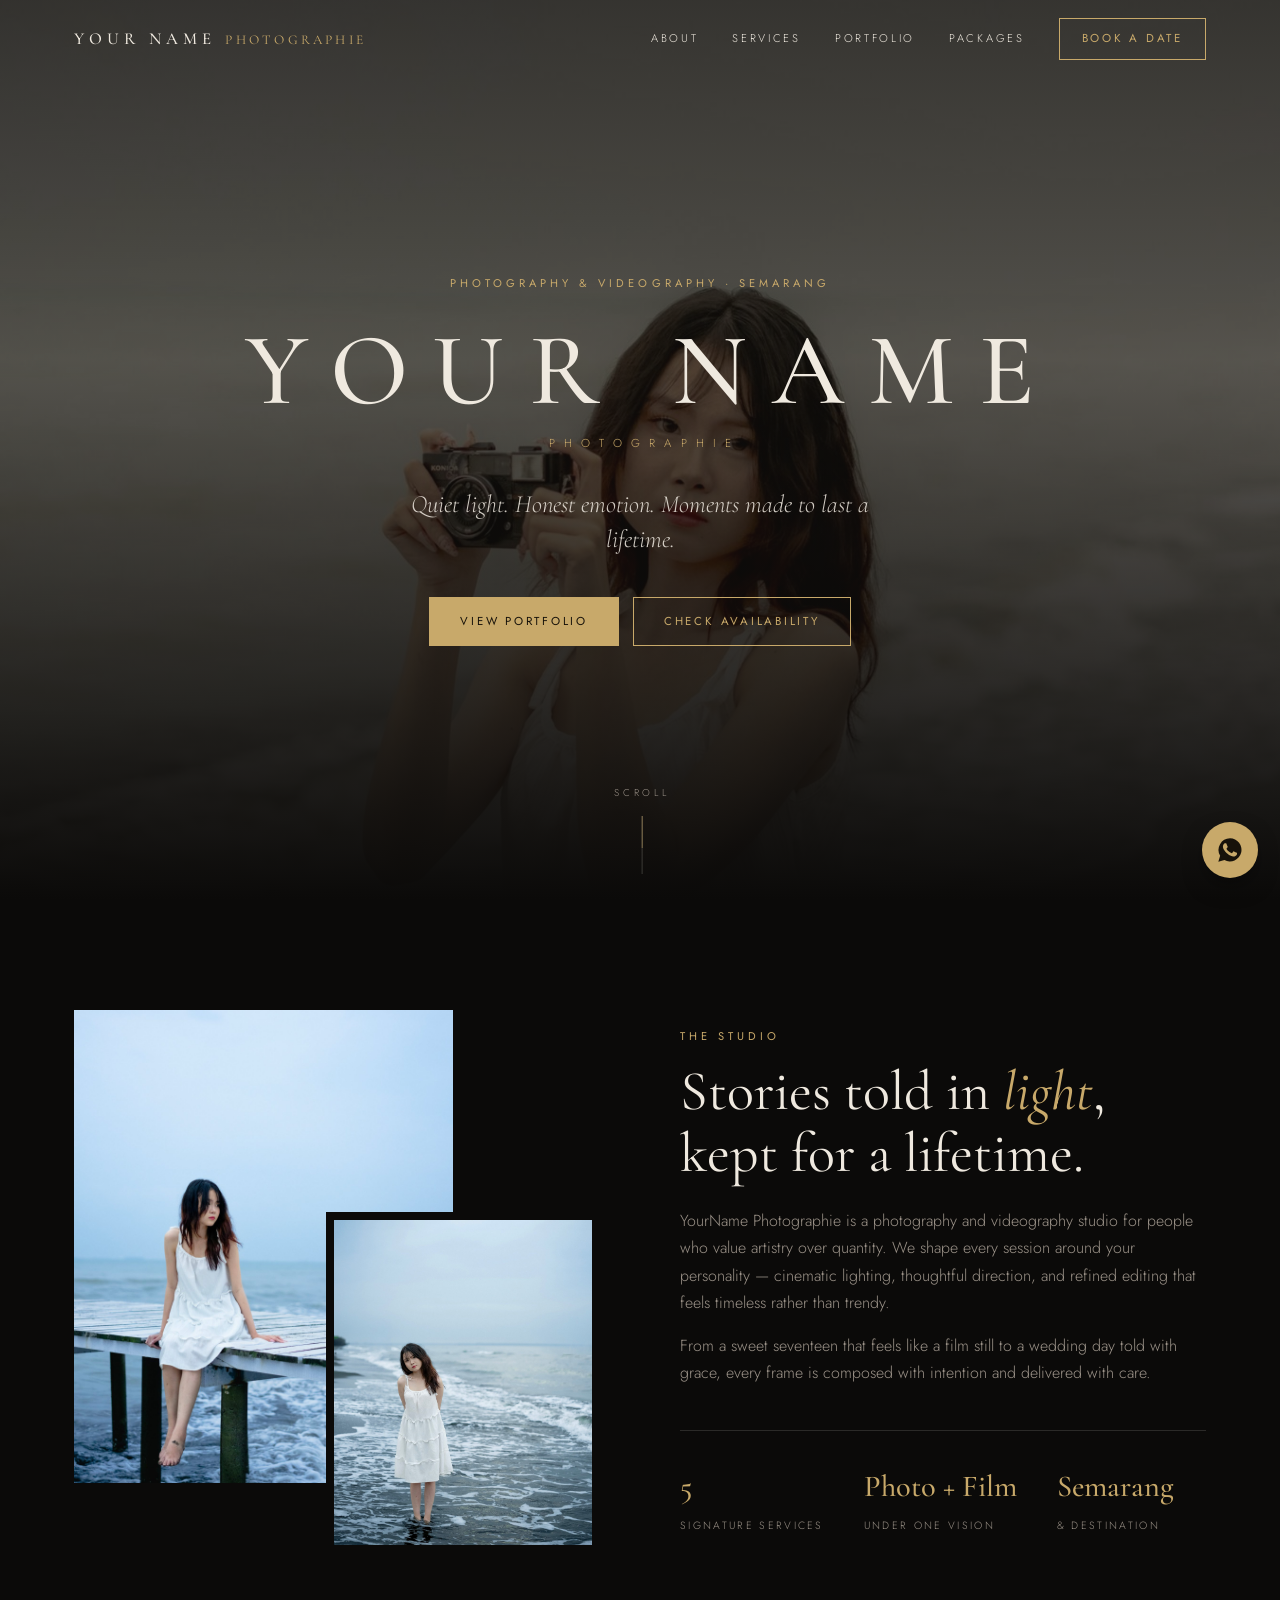
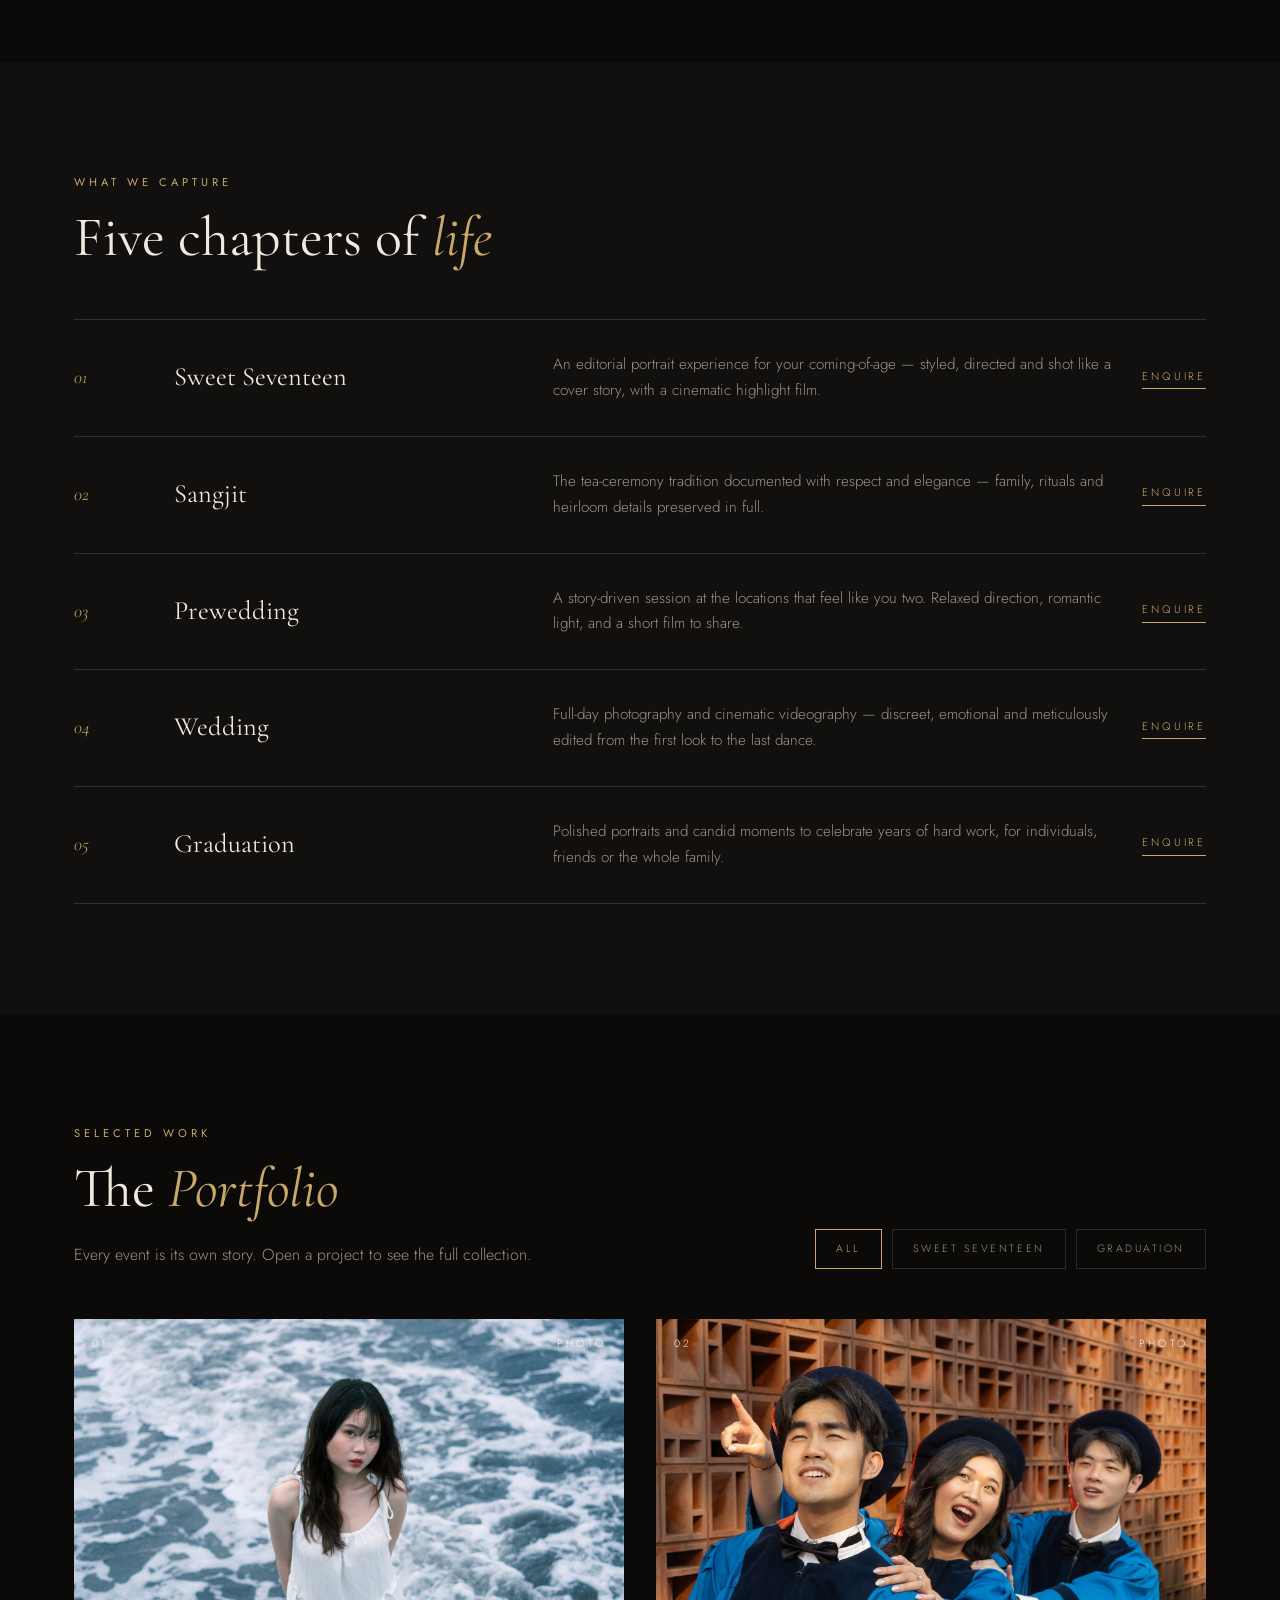
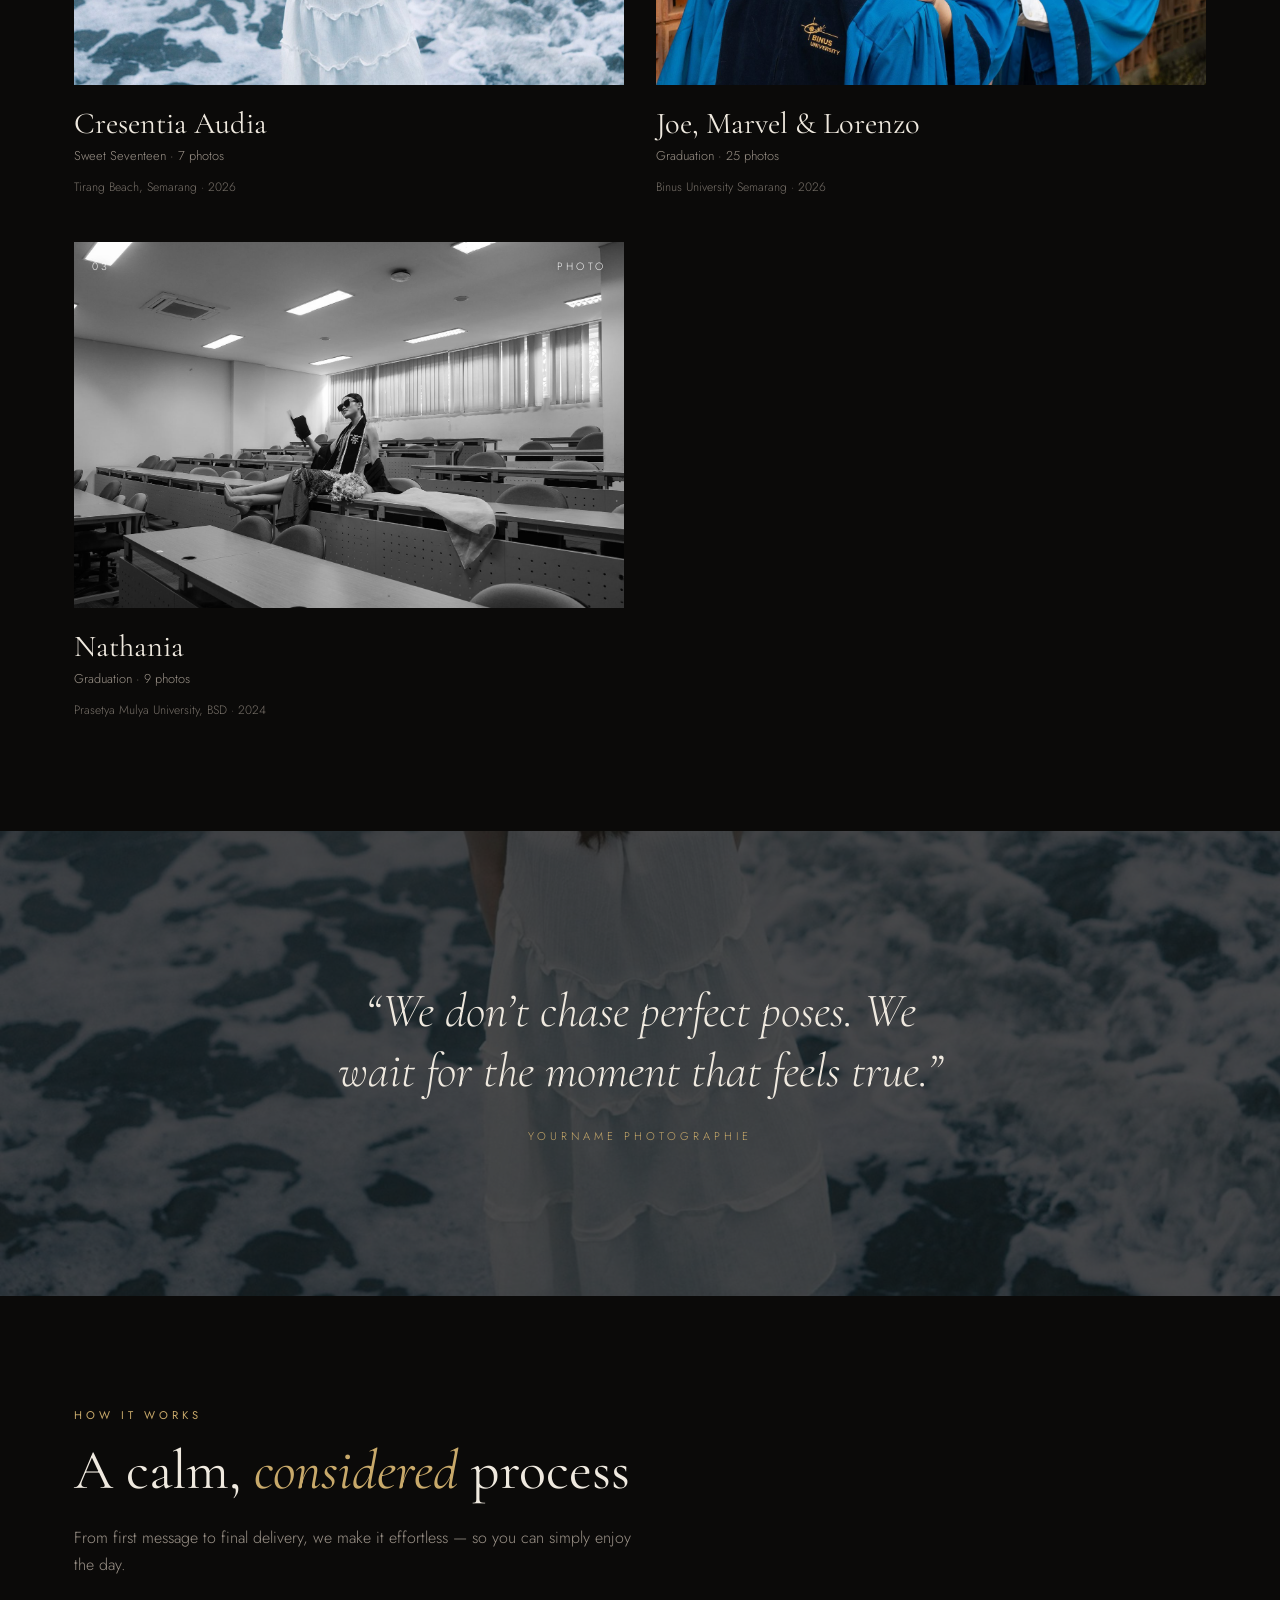
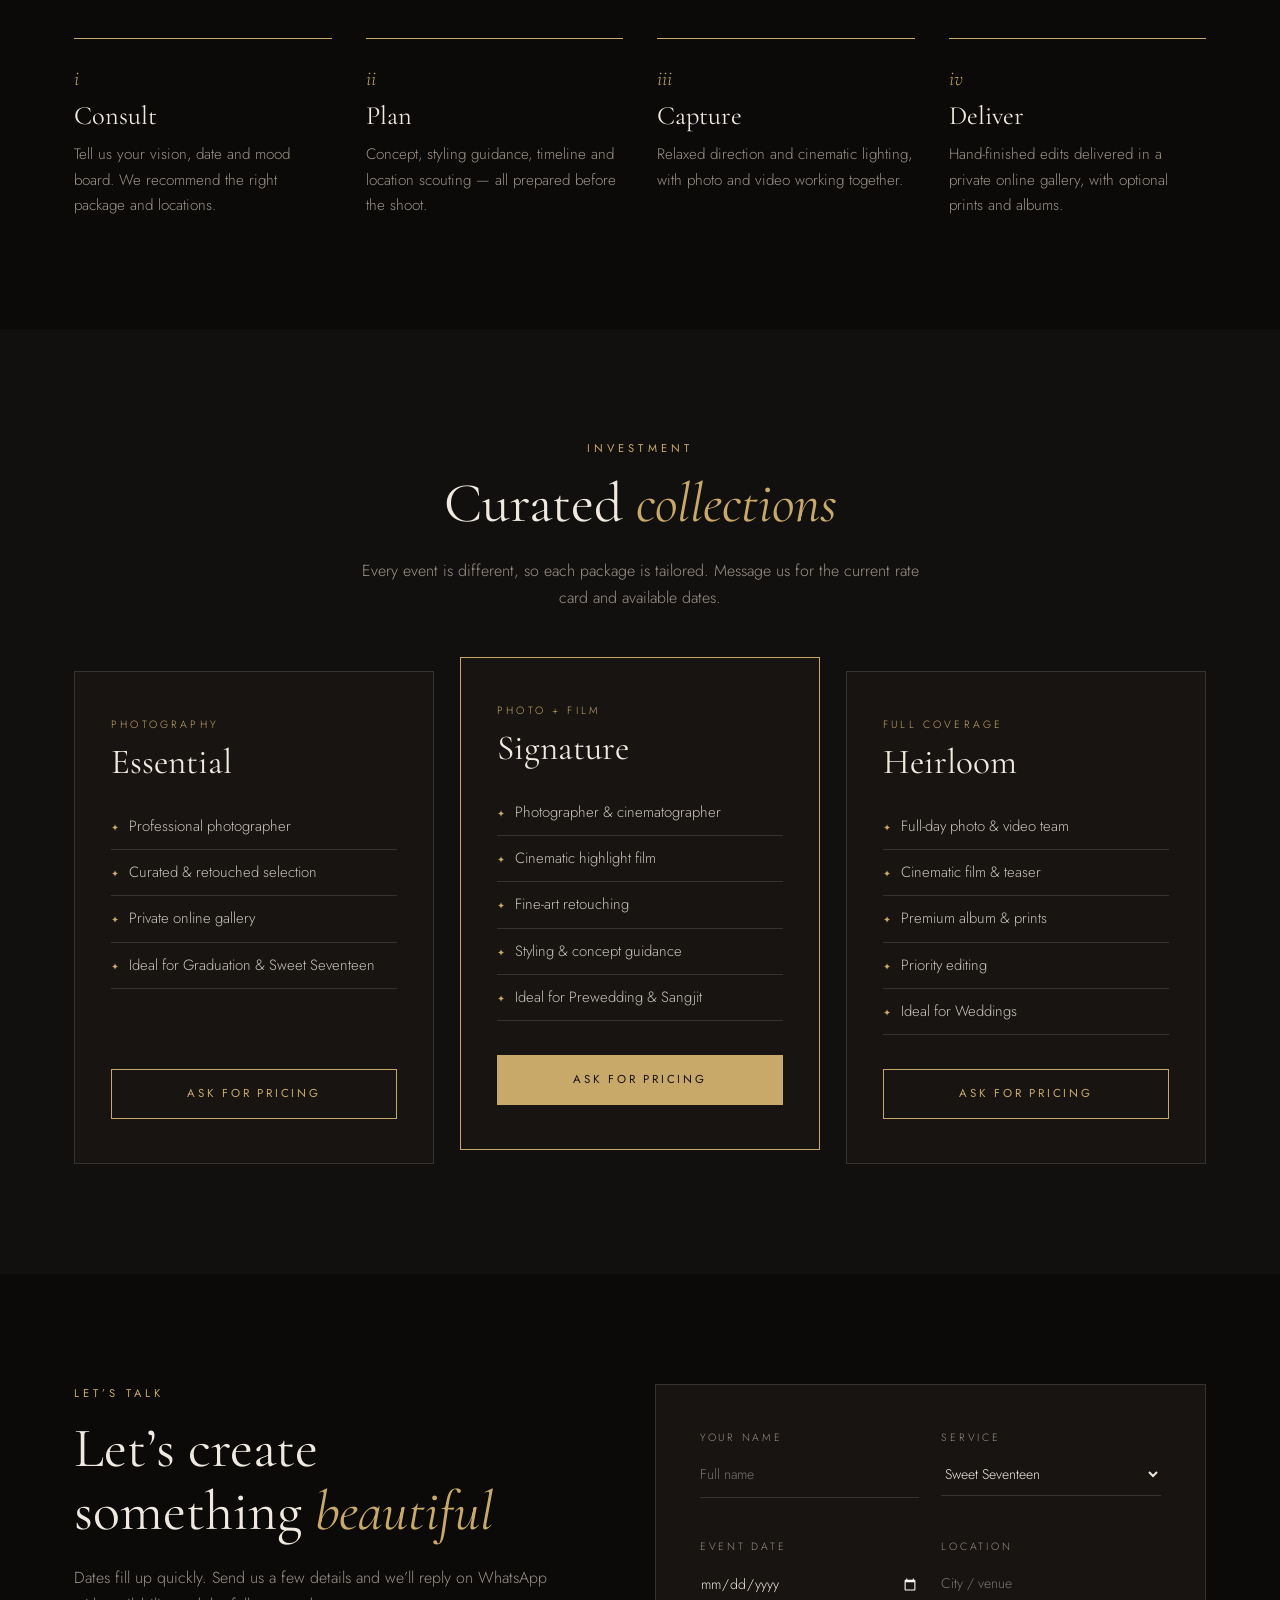
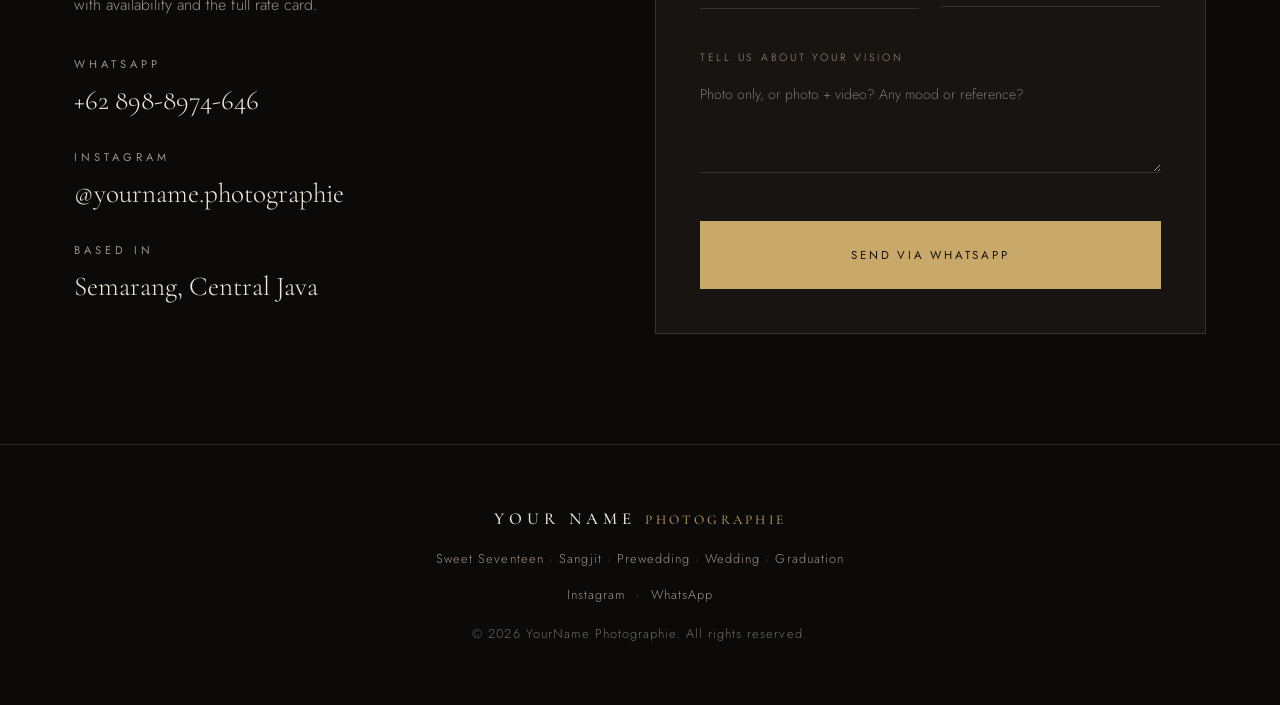
<file: index.html>
<!doctype html><html><head><meta charset=utf8><meta name=viewport content="width=device-width,initial-scale=1,viewport-fit=cover"><style>:root{color-scheme:light;box-sizing:border-box;padding-top:env(safe-area-inset-top,0px);padding-bottom:env(safe-area-inset-bottom,0px)}html{scroll-padding-top:env(safe-area-inset-top,0px)}body{margin:0;padding:0;font:14px -apple-system,BlinkMacSystemFont,sans-serif;background:#fff;color:#000}img{max-width:100%}[hidden]:not([hidden=until-found i]){display:none!important}</style></head><body>
<title>YourName Photographie | Photography & Videography Semarang</title>
<meta name="description" content="Fine-art photography and cinematic videography in Semarang for Sweet Seventeen, Sangjit, Prewedding, Wedding and Graduation. Book your date on WhatsApp.">
<meta name="robots" content="index, follow, max-image-preview:large">
<link rel="canonical" href="https://yournamephotographie.web.id/">
<meta name="author" content="YourName Photographie">
<meta name="geo.region" content="ID-JT">
<meta name="geo.placename" content="Semarang">
<meta property="og:type" content="website">
<meta property="og:site_name" content="YourName Photographie">
<meta property="og:title" content="YourName Photographie | Photography & Videography Semarang">
<meta property="og:description" content="Quiet light. Honest emotion. Moments made to last a lifetime. Sweet Seventeen, Sangjit, Prewedding, Wedding and Graduation.">
<meta property="og:url" content="https://yournamephotographie.web.id/">
<meta property="og:image" content="https://yournamephotographie.web.id/images/joe-marvel-lorenzo_21.jpg">
<meta property="og:image:width" content="1600">
<meta property="og:image:height" content="1067">
<meta property="og:image:alt" content="Graduation portrait of three friends in blue gowns in front of a terracotta brick wall">
<meta property="og:locale" content="en_US">
<meta name="twitter:card" content="summary_large_image">
<meta name="twitter:title" content="YourName Photographie | Photography & Videography Semarang">
<meta name="twitter:description" content="Quiet light. Honest emotion. Moments made to last a lifetime.">
<meta name="twitter:image" content="https://yournamephotographie.web.id/images/joe-marvel-lorenzo_21.jpg">
<script type="application/ld+json">{"@context":"https://schema.org","@type":"Photographer","name":"YourName Photographie","url":"https://yournamephotographie.web.id/","image":"https://yournamephotographie.web.id/images/joe-marvel-lorenzo_21.jpg","description":"Fine-art photography and cinematic videography for Sweet Seventeen, Sangjit, Prewedding, Wedding and Graduation.","telephone":"+62 898-8974-646","address":{"@type":"PostalAddress","addressLocality":"Semarang","addressRegion":"Central Java","addressCountry":"ID"},"areaServed":["Semarang","Central Java","Indonesia"],"sameAs":["https://www.instagram.com/yourname.photographie/"],"knowsAbout":["Sweet Seventeen photography","Sangjit photography","Prewedding photography","Wedding photography and videography","Graduation photography"]}</script>
<meta name="theme-color" content="#0b0a09">
<link rel="icon" href="favicon.ico" sizes="any">
<link rel="icon" href="favicon.svg" type="image/svg+xml">
<link rel="apple-touch-icon" href="apple-touch-icon.png">
<meta name="claude:viewport-fit-sides" content="cover">
<link rel="preconnect" href="https://fonts.googleapis.com">
<link rel="preconnect" href="https://fonts.gstatic.com" crossorigin>
<link href="https://fonts.googleapis.com/css2?family=Cormorant+Garamond:ital,wght@0,300;0,400;0,500;0,600;1,300;1,400&family=Jost:wght@300;400;500&display=swap" rel="stylesheet">
<style>
/* Layout: dark editorial one-pager, gold accent, centered hero, project-card portfolio */
:root{
  --bg:#0b0a09; --bg2:#12100e; --card:#171411; --ink:#efe9df; --mute:#9b9288; --line:rgba(239,233,223,.14);
  --gold:#c8a96a; --gold-d:#a88a4e; --on-gold:#17120a;
  --serif:'Cormorant Garamond',Georgia,serif; --sans:'Jost',system-ui,sans-serif;
  --gx-l:max(24px,env(safe-area-inset-left,0px)); --gx-r:max(24px,env(safe-area-inset-right,0px));
  color-scheme:dark;
}
*{box-sizing:border-box;margin:0;padding:0}
html{scroll-behavior:smooth;scroll-padding-top:80px}
body{background:var(--bg);color:var(--ink);font-family:var(--sans);font-weight:300;line-height:1.7;-webkit-font-smoothing:antialiased;overflow-x:hidden}
img{display:block;max-width:100%}
a{color:inherit;text-decoration:none}
button{font:inherit;color:inherit}
:focus-visible{outline:2px solid var(--gold);outline-offset:3px}
.wrap{max-width:1180px;margin:0 auto;padding-left:var(--gx-l);padding-right:var(--gx-r)}
.wrap>*{min-width:0}
section{padding:110px 0}
h1,h2,h3{font-family:var(--serif);font-weight:400;line-height:1.12;text-wrap:balance}
h2{font-size:clamp(2.2rem,4.6vw,3.5rem);margin:14px 0 22px}
h2 em,.sub em{font-style:italic;color:var(--gold)}
h3{font-size:1.65rem}
.eyebrow{font-size:.7rem;letter-spacing:.36em;text-transform:uppercase;color:var(--gold);font-weight:400}
.lead{color:var(--mute);max-width:560px;font-size:1rem}
.btn{display:inline-block;padding:14px 30px;border:1px solid var(--gold);font-size:.72rem;letter-spacing:.24em;text-transform:uppercase;font-weight:400;cursor:pointer;background:transparent;color:var(--gold);font-family:var(--sans);transition:.3s;text-align:center}
.btn:hover{background:var(--gold);color:var(--on-gold)}
.btn.fill{background:var(--gold);color:var(--on-gold)}
.btn.fill:hover{background:var(--ink);border-color:var(--ink)}
.ph{background:var(--card);overflow:hidden;position:relative}
.ph img{width:100%;height:100%;object-fit:cover}

/* NAV */
#nav{position:fixed;inset:0 0 auto 0;z-index:50;transition:background .35s;padding-top:env(safe-area-inset-top,0px)}
#nav .wrap{display:flex;align-items:center;justify-content:space-between;height:78px;transition:height .35s}
#nav.solid{background:rgba(11,10,9,.92);backdrop-filter:blur(10px);box-shadow:0 1px 0 var(--line)}
#nav.solid .wrap{height:62px}
.logo{font-family:var(--serif);font-size:1.05rem;letter-spacing:.3em;text-transform:uppercase;font-weight:500;white-space:nowrap}
.logo span{color:var(--gold);font-weight:400;font-size:.8em;letter-spacing:.24em}
.links{display:flex;align-items:center;gap:34px;font-size:.7rem;letter-spacing:.24em;text-transform:uppercase}
.links a:not(.btn):hover{color:var(--gold)}
.links .btn{padding:10px 22px}
.burger{display:none;background:none;border:0;font-size:1.6rem;cursor:pointer;line-height:1}

/* HERO */
.hero{position:relative;min-height:min(100svh,900px);display:flex;align-items:center;padding:150px 0 130px;text-align:center;overflow:hidden;isolation:isolate}
.hero .wrap{width:100%}
.scroll{position:absolute;left:50%;bottom:calc(26px + env(safe-area-inset-bottom,0px));transform:translateX(-50%);display:flex;flex-direction:column;align-items:center;gap:14px;font-size:.62rem;letter-spacing:.4em;text-transform:uppercase;color:var(--mute);padding-left:.4em;transition:color .3s}
.scroll:hover{color:var(--gold)}
.scroll span{animation:pulse 2.4s ease-in-out infinite}
.scroll i{display:block;width:1px;height:58px;background:rgba(239,233,223,.2);position:relative;overflow:hidden}
.scroll i::after{content:"";position:absolute;left:0;top:0;width:100%;height:55%;background:var(--gold);animation:drop 2.2s cubic-bezier(.65,0,.35,1) infinite}
@keyframes drop{0%{transform:translateY(-100%)}100%{transform:translateY(190%)}}
@keyframes pulse{0%,100%{opacity:.55}50%{opacity:1}}
.hero .bg{position:absolute;inset:0;z-index:-1}
.hero .bg img{object-position:60% 18%;opacity:.42}
.hero .bg::after{content:"";position:absolute;inset:0;background:linear-gradient(180deg,rgba(11,10,9,.55),rgba(11,10,9,.2) 40%,var(--bg))}
.hero h1{font-size:clamp(2.8rem,9vw,6.4rem);letter-spacing:.24em;text-transform:uppercase;font-weight:500;margin:20px 0 6px;padding-left:.24em}
.hero .tag2{font-size:.72rem;letter-spacing:.8em;text-transform:uppercase;color:var(--gold);padding-left:.8em}
.hero .sub{font-family:var(--serif);font-style:italic;font-size:clamp(1.2rem,2.4vw,1.55rem);color:rgba(239,233,223,.86);margin:34px auto 0;max-width:520px;line-height:1.4}
.cta{display:flex;gap:14px;flex-wrap:wrap;justify-content:center;margin-top:40px}

/* ABOUT */
.about{display:grid;grid-template-columns:1fr 1fr;gap:80px;align-items:center}
.about .imgs{position:relative;padding-bottom:70px}
.about .imgs .ph:first-child{width:72%;aspect-ratio:4/5}
.about .imgs .ph:last-child{position:absolute;right:0;bottom:0;width:52%;aspect-ratio:4/5;border:8px solid var(--bg)}
.stats{display:flex;gap:40px;margin-top:44px;padding-top:30px;border-top:1px solid var(--line);flex-wrap:wrap}
.stats b{display:block;font-family:var(--serif);font-size:1.9rem;font-weight:500;color:var(--gold)}
.stats small{font-size:.66rem;letter-spacing:.22em;text-transform:uppercase;color:var(--mute)}

/* SERVICES */
.services{background:var(--bg2)}
.svc{display:grid;grid-template-columns:70px 1fr 1.6fr auto;gap:30px;align-items:center;padding:32px 0;border-top:1px solid var(--line);transition:.3s}
.svc:last-child{border-bottom:1px solid var(--line)}
.svc:hover{padding-left:14px;background:rgba(200,169,106,.05)}
.svc .n{font-family:var(--serif);font-style:italic;color:var(--gold);font-size:1.15rem}
.svc p{color:var(--mute);font-size:.95rem}
.svc a{font-size:.68rem;letter-spacing:.26em;text-transform:uppercase;color:var(--gold);border-bottom:1px solid var(--gold);padding-bottom:3px;white-space:nowrap}

/* PORTFOLIO */
.pf-head{display:flex;justify-content:space-between;align-items:flex-end;gap:30px;flex-wrap:wrap;margin-bottom:50px}
.tabs{display:flex;gap:10px;flex-wrap:wrap}
.tab{padding:10px 20px;border:1px solid var(--line);background:transparent;color:var(--mute);font-size:.66rem;letter-spacing:.24em;text-transform:uppercase;cursor:pointer;transition:.3s}
.tab:hover{color:var(--ink);border-color:var(--mute)}
.tab.on{border-color:var(--gold);color:var(--gold)}
.projects{display:grid;grid-template-columns:repeat(2,1fr);gap:44px 32px}
.pcard{display:block;text-align:left;background:none;border:0;cursor:pointer;padding:0;min-width:0}
.pcard.hide{display:none}
.pthumb{aspect-ratio:3/2}
.pthumb img{transition:transform 1s cubic-bezier(.2,.7,.2,1),opacity .4s}
.pcard:hover .pthumb img{transform:scale(1.05);opacity:.85}
.pno,.ptype{position:absolute;top:16px;font-size:.66rem;letter-spacing:.3em;text-transform:uppercase;color:rgba(255,255,255,.9);text-shadow:0 1px 8px rgba(0,0,0,.6)}
.pno{left:18px}.ptype{right:18px}
.pview{position:absolute;right:16px;bottom:16px;font-size:.64rem;letter-spacing:.26em;text-transform:uppercase;color:var(--on-gold);background:var(--gold);padding:8px 14px;opacity:0;transform:translateY(6px);transition:.3s}
.pcard:hover .pview,.pcard:focus-visible .pview{opacity:1;transform:none}
.pcard h3{margin-top:22px;font-size:1.9rem}
.pmeta{font-size:.8rem;color:var(--mute);margin-top:4px}
.pdesc{font-size:.76rem;color:rgba(155,146,136,.75);margin-top:10px}

/* PROJECT VIEW */
#pv{position:fixed;inset:0;z-index:90;background:var(--bg);overflow-y:auto;display:none;padding:env(safe-area-inset-top,0px) 0 env(safe-area-inset-bottom,0px)}
#pv.on{display:block}
.pv-top{position:sticky;top:0;z-index:2;background:rgba(11,10,9,.94);backdrop-filter:blur(10px);border-bottom:1px solid var(--line)}
.pv-top .wrap{display:flex;justify-content:space-between;align-items:center;height:62px}
.pv-top button{background:none;border:0;cursor:pointer;font-size:.7rem;letter-spacing:.26em;text-transform:uppercase;color:var(--gold);padding:10px 0}
.pv-head{padding:calc(48px + env(safe-area-inset-top,0px)) 0 0}
.back{background:none;border:0;cursor:pointer;font-size:.7rem;letter-spacing:.3em;text-transform:uppercase;color:var(--mute);padding:10px 0;transition:color .3s,letter-spacing .4s}
.back:hover{color:var(--gold);letter-spacing:.38em}
.pv-head .eyebrow{margin-top:44px}
.pv-head .lead{max-width:540px}
.pv-meta{display:flex;flex-wrap:wrap;gap:22px 56px;margin:46px 0 56px;padding:26px 0;border-top:1px solid var(--line);border-bottom:1px solid var(--line)}
.pv-meta>div{min-width:0}
.pv-meta dt{font-size:.62rem;letter-spacing:.3em;text-transform:uppercase;color:var(--gold)}
.pv-meta dd{font-family:var(--serif);font-size:1.4rem;line-height:1.35;margin-top:2px}
.pv-end{padding:10px 0 90px}
.pv-head h2{font-size:clamp(2.8rem,9vw,6.5rem);line-height:1;margin:18px 0 30px}
.credit{margin-top:18px;font-size:.7rem;letter-spacing:.26em;text-transform:uppercase;color:var(--mute)}
.credit b{font-weight:400;color:var(--gold)}
.pv-grid{columns:3;column-gap:16px;padding-bottom:30px}
.pv-grid button{border:0;padding:0;cursor:zoom-in;display:block;width:100%;margin-bottom:16px;break-inside:avoid}
.pv-grid img{height:auto}
.pv-grid img{transition:transform .9s cubic-bezier(.2,.7,.2,1)}
.pv-grid button:hover img{transform:scale(1.05)}

/* BAND */
.band{position:relative;padding:150px var(--gx-r) 150px var(--gx-l);text-align:center;overflow:hidden;isolation:isolate}
.band .bg{position:absolute;inset:0;z-index:-1}
.band .bg img{object-position:50% 70%}
.band .bg::after{content:"";position:absolute;inset:0;background:rgba(11,10,9,.72)}
.band blockquote{font-family:var(--serif);font-style:italic;font-weight:300;font-size:clamp(1.8rem,4vw,3rem);max-width:820px;margin:0 auto;line-height:1.25;text-wrap:balance}
.band cite{display:block;margin-top:26px;font-style:normal;font-size:.7rem;letter-spacing:.36em;text-transform:uppercase;color:var(--gold)}

/* PROCESS */
.steps{display:grid;grid-template-columns:repeat(4,1fr);gap:34px;margin-top:60px}
.step{border-top:1px solid var(--gold);padding-top:22px}
.step span{font-family:var(--serif);font-style:italic;color:var(--gold);font-size:1.3rem}
.step h3{margin:6px 0 10px}
.step p{color:var(--mute);font-size:.95rem}

/* PACKAGES */
.packages{background:var(--bg2)}
.pk{display:grid;grid-template-columns:repeat(3,1fr);gap:26px;margin-top:60px;align-items:stretch}
.card{position:relative;background:var(--card);padding:44px 36px;display:flex;flex-direction:column;border:1px solid var(--line);transition:transform .55s cubic-bezier(.2,.7,.2,1),border-color .4s,box-shadow .55s,background .4s}
.card::before{content:"";position:absolute;left:0;right:0;top:-1px;height:2px;background:linear-gradient(90deg,transparent,var(--gold),transparent);transform:scaleX(0);transition:transform .7s cubic-bezier(.2,.7,.2,1)}
.card.hl{border-color:var(--gold);transform:translateY(-14px)}
.card .tag{font-size:.66rem;letter-spacing:.3em;text-transform:uppercase;color:var(--gold)}
.card h3{font-size:2.2rem;margin:8px 0 22px}
.card ul{list-style:none;margin-bottom:34px;flex:1}
.card li{padding:10px 0;border-bottom:1px solid var(--line);font-size:.93rem;color:rgba(239,233,223,.82);transition:padding-left .35s ease,color .35s ease}
.card li::before{content:"✦";color:var(--gold);font-size:.6rem;margin-right:10px;display:inline-block;transition:transform .5s ease}
@media(hover:hover){
  .card:hover{transform:translateY(-10px);border-color:var(--gold);background:#1b1713;box-shadow:0 28px 50px -26px rgba(200,169,106,.4)}
  .card.hl:hover{transform:translateY(-24px)}
  .card:hover::before{transform:scaleX(1)}
  .card li:hover{padding-left:8px;color:var(--ink)}
  .card li:hover::before{transform:rotate(180deg) scale(1.3)}
  .card:hover .btn:not(.fill){background:var(--gold);color:var(--on-gold)}
  .card.hl:hover .btn.fill{background:var(--ink);border-color:var(--ink)}
}

/* CONTACT */
.cgrid{display:grid;grid-template-columns:1fr 1.1fr;gap:80px}
.big{display:block;font-family:var(--serif);font-size:1.7rem;margin:4px 0 24px;overflow-wrap:anywhere}
a.big:hover{color:var(--gold)}
.eyebrow.m{color:var(--mute)}
form{background:var(--card);padding:44px;display:grid;gap:22px;border:1px solid var(--line)}
.row{display:grid;grid-template-columns:1fr 1fr;gap:22px}
.row>*{min-width:0}
label{display:block;font-size:.66rem;letter-spacing:.26em;text-transform:uppercase;color:var(--mute);margin-bottom:6px}
input,select,textarea{width:100%;border:0;border-bottom:1px solid var(--line);background:transparent;padding:10px 0;font:inherit;color:var(--ink);outline:none;border-radius:0}
select option{background:var(--card);color:var(--ink)}
input:focus,select:focus,textarea:focus{border-color:var(--gold)}
textarea{min-height:100px;resize:vertical}

/* FOOTER */
footer{border-top:1px solid var(--line);color:var(--mute);text-align:center;padding:60px var(--gx-r) 60px var(--gx-l);font-size:.8rem;letter-spacing:.08em}
footer .logo{display:block;color:var(--ink);margin-bottom:14px}
footer a:hover{color:var(--gold)}

/* WA FLOAT */
.float{position:fixed;right:calc(22px + env(safe-area-inset-right,0px));bottom:calc(22px + env(safe-area-inset-bottom,0px));width:56px;height:56px;border-radius:50%;background:var(--gold);display:grid;place-items:center;box-shadow:0 10px 26px -8px rgba(0,0,0,.6);z-index:40;transition:.3s}
.float:hover{transform:scale(1.08)}
.float svg{width:28px;height:28px;fill:var(--on-gold)}

/* LIGHTBOX */
#lb{position:fixed;inset:0;background:rgba(6,5,4,.96);z-index:100;display:none;align-items:center;justify-content:center;padding:20px}
#lb.on{display:flex}
#lb img{max-height:90vh;max-width:min(92vw,900px);object-fit:contain}
#lb button{position:absolute;background:none;border:0;color:#fff;font-size:2.2rem;cursor:pointer;padding:14px;opacity:.8;line-height:1}
#lb button:hover{opacity:1}
#lb .x{top:calc(10px + env(safe-area-inset-top,0px));right:14px}
#lb .p{left:10px;top:50%;transform:translateY(-50%)}
#lb .nx{right:10px;top:50%;transform:translateY(-50%)}
#lb .cnt{position:absolute;bottom:18px;left:0;right:0;text-align:center;font-size:.7rem;letter-spacing:.3em;opacity:.7}

@media(max-width:960px){
  section{padding:80px 0}
  .hero{padding:150px 0 100px}
  .about,.cgrid{grid-template-columns:1fr;gap:50px}
  .svc{grid-template-columns:50px 1fr;gap:10px 16px}
  .svc p,.svc a{grid-column:2}.svc a{justify-self:start;margin-top:6px}
  .steps{grid-template-columns:1fr 1fr}
  .pk{grid-template-columns:1fr}.card.hl{transform:none}.card.hl:hover{transform:translateY(-10px)}
  .pv-grid{columns:2}
  .burger{display:block}
  .links{position:fixed;inset:calc(62px + env(safe-area-inset-top,0px)) 0 auto 0;background:rgba(11,10,9,.98);flex-direction:column;padding:30px;gap:22px;transform:translateY(-130%);transition:transform .35s;border-bottom:1px solid var(--line)}
  .links.open{transform:none}
}
@media(max-width:680px){
  .projects{grid-template-columns:1fr}
  .logo{font-size:.9rem;letter-spacing:.22em}
}
@media(max-width:560px){
  .steps,.row{grid-template-columns:1fr}
  form{padding:28px 22px}
  .cta .btn{width:100%}
  .hero .tag2{letter-spacing:.5em;padding-left:.5em}
  .pv-grid{column-gap:10px}
  .pv-grid button{margin-bottom:10px}
}
@media(prefers-reduced-motion:reduce){*,*::after{transition:none!important;animation:none!important}html{scroll-behavior:auto}}
</style>

<nav id="nav">
  <div class="wrap">
    <a href="#top" class="logo">Your Name <span>Photographie</span></a>
    <button class="burger" id="burger" aria-label="Menu" aria-expanded="false">☰</button>
    <div class="links" id="links">
      <a href="#about">About</a>
      <a href="#services">Services</a>
      <a href="#portfolio">Portfolio</a>
      <a href="#packages">Packages</a>
      <a href="#contact" class="btn">Book a Date</a>
    </div>
  </div>
</nav>

<!-- HERO -->
<header class="hero" id="top">
  <div class="bg ph"><img data-img="07" alt="" width="1280" height="1600"></div>
  <div class="wrap">
    <div class="eyebrow">Photography &amp; Videography · Semarang</div>
    <h1>Your Name</h1>
    <div class="tag2">Photographie</div>
    <p class="sub">Quiet light. Honest emotion. Moments made to last a lifetime.</p>
    <div class="cta">
      <a href="#portfolio" class="btn fill">View Portfolio</a>
      <a href="#contact" class="btn">Check Availability</a>
    </div>
  </div>
  <a class="scroll" href="#about" aria-label="Scroll down"><span>Scroll</span><i></i></a>
</header>

<!-- ABOUT -->
<section id="about">
  <div class="wrap about">
    <div class="imgs">
      <div class="ph"><img data-img="08" alt="Sitting on a wooden pier looking out to sea" width="1280" height="1600" style="object-position:50% 55%"></div>
      <div class="ph"><img data-img="06" alt="Standing in shallow waves in a white dress" width="1280" height="1600"></div>
    </div>
    <div>
      <div class="eyebrow">The Studio</div>
      <h2>Stories told in <em>light</em>, <br>kept for a lifetime.</h2>
      <p class="lead">YourName Photographie is a photography and videography studio for people who value artistry over quantity. We shape every session around your personality — cinematic lighting, thoughtful direction, and refined editing that feels timeless rather than trendy.</p>
      <p class="lead" style="margin-top:16px">From a sweet seventeen that feels like a film still to a wedding day told with grace, every frame is composed with intention and delivered with care.</p>
      <div class="stats">
        <div><b>5</b><small>Signature Services</small></div>
        <div><b>Photo + Film</b><small>Under One Vision</small></div>
        <div><b>Semarang</b><small>&amp; Destination</small></div>
      </div>
    </div>
  </div>
</section>

<!-- SERVICES -->
<section class="services" id="services">
  <div class="wrap">
    <div class="eyebrow">What We Capture</div>
    <h2>Five chapters of <em>life</em></h2>
    <div style="margin-top:50px">
      <div class="svc"><span class="n">01</span><h3>Sweet Seventeen</h3><p>An editorial portrait experience for your coming-of-age — styled, directed and shot like a cover story, with a cinematic highlight film.</p><a href="#contact" data-pick="Sweet Seventeen">Enquire</a></div>
      <div class="svc"><span class="n">02</span><h3>Sangjit</h3><p>The tea-ceremony tradition documented with respect and elegance — family, rituals and heirloom details preserved in full.</p><a href="#contact" data-pick="Sangjit">Enquire</a></div>
      <div class="svc"><span class="n">03</span><h3>Prewedding</h3><p>A story-driven session at the locations that feel like you two. Relaxed direction, romantic light, and a short film to share.</p><a href="#contact" data-pick="Prewedding">Enquire</a></div>
      <div class="svc"><span class="n">04</span><h3>Wedding</h3><p>Full-day photography and cinematic videography — discreet, emotional and meticulously edited from the first look to the last dance.</p><a href="#contact" data-pick="Wedding">Enquire</a></div>
      <div class="svc"><span class="n">05</span><h3>Graduation</h3><p>Polished portraits and candid moments to celebrate years of hard work, for individuals, friends or the whole family.</p><a href="#contact" data-pick="Graduation">Enquire</a></div>
    </div>
  </div>
</section>

<!-- PORTFOLIO -->
<section id="portfolio">
  <div class="wrap">
    <div class="pf-head">
      <div>
        <div class="eyebrow">Selected Work</div>
        <h2>The <em>Portfolio</em></h2>
        <p class="lead">Every event is its own story. Open a project to see the full collection.</p>
      </div>
      <div class="tabs" id="tabs"></div>
    </div>
    <div class="projects" id="projects"></div>
  </div>
</section>

<!-- BAND -->
<section class="band">
  <div class="bg ph"><img data-img="09" alt="" width="1280" height="1600"></div>
  <blockquote>“We don’t chase perfect poses. We wait for the moment that feels true.”</blockquote>
  <cite>YourName Photographie</cite>
</section>

<!-- PROCESS -->
<section id="process">
  <div class="wrap">
    <div class="eyebrow">How It Works</div>
    <h2>A calm, <em>considered</em> process</h2>
    <p class="lead">From first message to final delivery, we make it effortless — so you can simply enjoy the day.</p>
    <div class="steps">
      <div class="step"><span>i</span><h3>Consult</h3><p>Tell us your vision, date and mood board. We recommend the right package and locations.</p></div>
      <div class="step"><span>ii</span><h3>Plan</h3><p>Concept, styling guidance, timeline and location scouting — all prepared before the shoot.</p></div>
      <div class="step"><span>iii</span><h3>Capture</h3><p>Relaxed direction and cinematic lighting, with photo and video working together.</p></div>
      <div class="step"><span>iv</span><h3>Deliver</h3><p>Hand-finished edits delivered in a private online gallery, with optional prints and albums.</p></div>
    </div>
  </div>
</section>

<!-- PACKAGES -->
<section class="packages" id="packages">
  <div class="wrap">
    <div style="text-align:center">
      <div class="eyebrow">Investment</div>
      <h2>Curated <em>collections</em></h2>
      <p class="lead" style="margin:0 auto">Every event is different, so each package is tailored. Message us for the current rate card and available dates.</p>
    </div>
    <div class="pk">
      <div class="card">
        <div class="tag">Photography</div><h3>Essential</h3>
        <ul><li>Professional photographer</li><li>Curated &amp; retouched selection</li><li>Private online gallery</li><li>Ideal for Graduation &amp; Sweet Seventeen</li></ul>
        <a class="btn" href="#contact" data-pick="Graduation">Ask for Pricing</a>
      </div>
      <div class="card hl">
        <div class="tag">Photo + Film</div><h3>Signature</h3>
        <ul><li>Photographer &amp; cinematographer</li><li>Cinematic highlight film</li><li>Fine-art retouching</li><li>Styling &amp; concept guidance</li><li>Ideal for Prewedding &amp; Sangjit</li></ul>
        <a class="btn fill" href="#contact" data-pick="Prewedding">Ask for Pricing</a>
      </div>
      <div class="card">
        <div class="tag">Full Coverage</div><h3>Heirloom</h3>
        <ul><li>Full-day photo &amp; video team</li><li>Cinematic film &amp; teaser</li><li>Premium album &amp; prints</li><li>Priority editing</li><li>Ideal for Weddings</li></ul>
        <a class="btn" href="#contact" data-pick="Wedding">Ask for Pricing</a>
      </div>
    </div>
  </div>
</section>

<!-- CONTACT -->
<section class="contact" id="contact">
  <div class="wrap cgrid">
    <div>
      <div class="eyebrow">Let’s Talk</div>
      <h2>Let’s create something <em>beautiful</em></h2>
      <p class="lead">Dates fill up quickly. Send us a few details and we’ll reply on WhatsApp with availability and the full rate card.</p>
      <div style="margin-top:36px">
        <div class="eyebrow m">WhatsApp</div>
        <a class="big" href="https://wa.me/628988974646" target="_blank" rel="noopener">+62 898-8974-646</a>
        <div class="eyebrow m">Instagram</div>
        <a class="big" href="https://www.instagram.com/yourname.photographie/" target="_blank" rel="noopener">@yourname.photographie</a>
        <div class="eyebrow m">Based in</div>
        <span class="big">Semarang, Central Java</span>
      </div>
    </div>
    <form id="form">
      <div class="row">
        <div><label for="name">Your name</label><input id="name" required placeholder="Full name"></div>
        <div><label for="svc">Service</label>
          <select id="svc"><option>Sweet Seventeen</option><option>Sangjit</option><option>Prewedding</option><option>Wedding</option><option>Graduation</option></select></div>
      </div>
      <div class="row">
        <div><label for="date">Event date</label><input id="date" type="date"></div>
        <div><label for="loc">Location</label><input id="loc" placeholder="City / venue"></div>
      </div>
      <div><label for="msg">Tell us about your vision</label><textarea id="msg" placeholder="Photo only, or photo + video? Any mood or reference?"></textarea></div>
      <button class="btn fill" type="submit">Send via WhatsApp</button>
      <a class="btn" id="wa-go" href="https://wa.me/628988974646" target="_blank" rel="noopener" hidden>Open WhatsApp to send</a>
    </form>
  </div>
</section>

<footer>
  <span class="logo">Your Name <span>Photographie</span></span>
  Sweet Seventeen · Sangjit · Prewedding · Wedding · Graduation<br>
  <div style="margin-top:14px"><a href="https://www.instagram.com/yourname.photographie/" target="_blank" rel="noopener">Instagram</a> &nbsp;·&nbsp; <a href="https://wa.me/628988974646" target="_blank" rel="noopener">WhatsApp</a></div>
  <div style="margin-top:18px;opacity:.7">© 2026 YourName Photographie. All rights reserved.</div>
</footer>

<a class="float" href="https://wa.me/628988974646?text=Hello%20YourName%20Photographie%2C%20I%27d%20like%20to%20ask%20about%20your%20services." target="_blank" rel="noopener" aria-label="Chat on WhatsApp">
  <svg viewBox="0 0 24 24"><path d="M12.04 2a9.9 9.9 0 0 0-8.5 14.9L2 22l5.25-1.38A9.9 9.9 0 1 0 12.04 2Zm5.8 14.1c-.25.7-1.45 1.34-2 1.4-.52.06-1.17.09-1.88-.12a17 17 0 0 1-1.7-.63c-3-1.3-4.95-4.33-5.1-4.53-.15-.2-1.22-1.62-1.22-3.1 0-1.47.77-2.2 1.04-2.5.27-.3.6-.37.8-.37h.58c.19 0 .44-.07.68.52.25.6.85 2.07.92 2.22.08.15.13.33.03.52-.1.2-.15.32-.3.5-.15.17-.32.38-.45.51-.15.15-.3.31-.13.6.17.3.77 1.27 1.65 2.05 1.13 1 2.09 1.32 2.39 1.47.3.15.47.12.65-.07.17-.2.75-.87.95-1.17.2-.3.4-.25.67-.15.27.1 1.72.81 2.02.96.3.15.5.22.57.35.08.12.08.72-.17 1.42Z"/></svg>
</a>

<!-- PROJECT VIEW -->
<div id="pv" role="dialog" aria-modal="true" aria-label="Project">
  <div class="wrap">
    <div class="pv-head">
      <button id="pv-close" class="back" type="button">← All projects</button>
      <div class="eyebrow" id="pv-cat"></div>
      <h2 id="pv-title"></h2>
      <p class="lead" id="pv-tag"></p>
      <dl class="pv-meta" id="pv-meta"></dl>
    </div>
    <div class="pv-grid" id="pv-grid"></div>
    <div class="pv-end"><button id="pv-close2" class="back" type="button">← All projects</button></div>
  </div>
</div>

<!-- LIGHTBOX -->
<div id="lb" role="dialog" aria-modal="true" aria-label="Photo viewer">
  <button class="x" aria-label="Close" type="button">×</button>
  <button class="p" aria-label="Previous" type="button">‹</button>
  <img alt="">
  <button class="nx" aria-label="Next" type="button">›</button>
  <div class="cnt"></div>
</div>

<script>
const IMGS={"09": "images/cresentia-audia_09.jpg", "07": "images/cresentia-audia_07.jpg", "08": "images/cresentia-audia_08.jpg", "10": "images/cresentia-audia_10.jpg", "02": "images/cresentia-audia_02.jpg", "11": "images/cresentia-audia_11.jpg", "06": "images/cresentia-audia_06.jpg", "g01": "images/joe-marvel-lorenzo_01.jpg", "g02": "images/joe-marvel-lorenzo_02.jpg", "g03": "images/joe-marvel-lorenzo_03.jpg", "g04": "images/joe-marvel-lorenzo_04.jpg", "g05": "images/joe-marvel-lorenzo_05.jpg", "g06": "images/joe-marvel-lorenzo_06.jpg", "g07": "images/joe-marvel-lorenzo_07.jpg", "g08": "images/joe-marvel-lorenzo_08.jpg", "g09": "images/joe-marvel-lorenzo_09.jpg", "g10": "images/joe-marvel-lorenzo_10.jpg", "g11": "images/joe-marvel-lorenzo_11.jpg", "g12": "images/joe-marvel-lorenzo_12.jpg", "g13": "images/joe-marvel-lorenzo_13.jpg", "g14": "images/joe-marvel-lorenzo_14.jpg", "g15": "images/joe-marvel-lorenzo_15.jpg", "g16": "images/joe-marvel-lorenzo_16.jpg", "g17": "images/joe-marvel-lorenzo_17.jpg", "g18": "images/joe-marvel-lorenzo_18.jpg", "g19": "images/joe-marvel-lorenzo_19.jpg", "g20": "images/joe-marvel-lorenzo_20.jpg", "g21": "images/joe-marvel-lorenzo_21.jpg", "g22": "images/joe-marvel-lorenzo_22.jpg", "g23": "images/joe-marvel-lorenzo_23.jpg", "g24": "images/joe-marvel-lorenzo_24.jpg", "g25": "images/joe-marvel-lorenzo_25.jpg", "n01": "images/nathania_01.jpg", "n02": "images/nathania_02.jpg", "n03": "images/nathania_03.jpg", "n04": "images/nathania_04.jpg", "n05": "images/nathania_05.jpg", "n06": "images/nathania_06.jpg", "n07": "images/nathania_07.jpg", "n08": "images/nathania_08.jpg", "n09": "images/nathania_09.jpg"};
const DIMS={"02": [1280, 1600], "06": [1280, 1600], "07": [1280, 1600], "08": [1280, 1600], "09": [1280, 1600], "10": [1280, 1600], "11": [1280, 1600], "g01": [1200, 1600], "g02": [1280, 1600], "g03": [1280, 929], "g04": [1066, 1600], "g05": [1280, 853], "g06": [1066, 1600], "g07": [1280, 910], "g08": [1280, 853], "g09": [1280, 990], "g10": [1066, 1600], "g11": [1066, 1600], "g12": [1280, 853], "g13": [1066, 1600], "g14": [1066, 1600], "g15": [1280, 853], "g16": [600, 900], "g17": [600, 900], "g18": [1066, 1600], "g19": [1280, 853], "g20": [1066, 1600], "g21": [1280, 854], "g22": [1066, 1600], "g23": [1066, 1600], "g24": [1280, 853], "g25": [1280, 853], "n01": [1066, 1600], "n02": [1066, 1600], "n03": [1066, 1600], "n04": [1066, 1600], "n05": [1066, 1600], "n06": [1067, 1600], "n07": [1067, 1600], "n08": [1280, 854], "n09": [1188, 1600]};
document.querySelectorAll('[data-img]').forEach(i=>{i.src=IMGS[i.dataset.img]});

/* Add a new project by adding one object here. */
const PROJECTS=[
  {title:'Cresentia Audia',category:'Sweet Seventeen',type:'Photo',place:'Tirang Beach, Semarang · 2026',loc:'Tirang Beach, Semarang',year:'2026',
   cover:'09',coverPos:'50% 35%',
   tagline:'A quiet, rainy-light session by the sea. White dress, a vintage film camera and the waves doing the rest.',
   photos:['02','06','07','08','09','10','11']},
  {title:'Joe, Marvel & Lorenzo',category:'Graduation',type:'Photo',place:'Binus University Semarang · 2026',loc:'Binus University Semarang',year:'2026',
   credit:'Excel Dyfans & Oei Ricky',
   cover:'g21',coverPos:'50% 40%',
   tagline:'Three friends, one campus. Caps in the air, library light, brick walls and a few staged fights.',
   photos:['g01','g02','g03','g04','g05','g06','g07','g08','g09','g10','g11','g12','g13','g14','g15','g16','g17','g18','g19','g20','g21','g22','g23','g24','g25']},
  {title:'Nathania',category:'Graduation',type:'Photo',place:'Prasetya Mulya University, BSD · 2024',loc:'Prasetya Mulya University, BSD',year:'2024',
   credit:'Oei Ricky',
   cover:'n08',coverPos:'50% 50%',
   tagline:'Batik, soft organza and a pastel bouquet, shot across the campus bridge, a lecture hall and the garden.',
   photos:['n01','n02','n03','n04','n05','n06','n07','n08','n09']}
];
const $=id=>document.getElementById(id);

/* nav */
const nav=$('nav'),links=$('links'),burger=$('burger');
const onScroll=()=>nav.classList.toggle('solid',scrollY>40);
onScroll();addEventListener('scroll',onScroll,{passive:true});
burger.addEventListener('click',()=>{const o=links.classList.toggle('open');burger.setAttribute('aria-expanded',o);nav.classList.add('solid')});
links.querySelectorAll('a').forEach(a=>a.addEventListener('click',()=>{links.classList.remove('open');burger.setAttribute('aria-expanded','false')}));

/* portfolio cards */
const pgrid=$('projects'),tabs=$('tabs');
PROJECTS.forEach((p,i)=>{
  const b=document.createElement('button');
  b.type='button';b.className='pcard';b.dataset.cat=p.category;b.dataset.i=i;
  b.innerHTML=`<div class="pthumb ph"><img src="${IMGS[p.cover]}" style="object-position:${p.coverPos}" alt="${p.title}, ${p.category}" width="1280" height="1600" loading="lazy"><span class="pno">${String(i+1).padStart(2,'0')}</span><span class="ptype">${p.type}</span><span class="pview">View project →</span></div><h3>${p.title}</h3><div class="pmeta">${p.category} · ${p.photos.length} photos</div><p class="pdesc">${p.place}</p>`;
  b.onclick=()=>openProject(i);
  pgrid.appendChild(b);
});
const cats=['All',...new Set(PROJECTS.map(p=>p.category))];
cats.forEach((c,i)=>{
  const b=document.createElement('button');b.type='button';b.className='tab'+(i?'':' on');b.textContent=c;
  b.onclick=()=>{
    tabs.querySelectorAll('.tab').forEach(x=>x.classList.toggle('on',x===b));
    pgrid.querySelectorAll('.pcard').forEach(k=>k.classList.toggle('hide',c!=='All'&&k.dataset.cat!==c));
  };
  tabs.appendChild(b);
});

/* project view + lightbox */
const pv=$('pv'),lb=$('lb'),lbImg=lb.querySelector('img'),cnt=lb.querySelector('.cnt');
let cur=0,list=[],lastFocus=null;
function openProject(i){
  const p=PROJECTS[i];lastFocus=document.activeElement;list=p.photos;
  
  $('pv-cat').textContent=p.category+' · '+String(i+1).padStart(2,'0');
  $('pv-title').textContent=p.title;$('pv-tag').textContent=p.tagline;
  const meta=[['Category',p.category],['Location',p.loc],['Year',p.year],['Photography',p.credit],['Collection',p.photos.length+' photos']].filter(m=>m[1]);
  $('pv-meta').innerHTML=meta.map(m=>'<div><dt>'+m[0]+'</dt><dd>'+m[1]+'</dd></div>').join('');
  const g=$('pv-grid');g.innerHTML='';
  p.photos.forEach((k,j)=>{
    const b=document.createElement('button');b.type='button';b.className='ph';b.setAttribute('aria-label','Open photo '+(j+1));
    const d=DIMS[k];b.style.aspectRatio=d[0]+'/'+d[1];b.innerHTML=`<img src="${IMGS[k]}" alt="${p.title}, photo ${j+1}" width="${d[0]}" height="${d[1]}" loading="lazy">`;
    b.onclick=()=>openLb(j);g.appendChild(b);
  });
  pv.classList.add('on');pv.scrollTop=0;document.body.style.overflow='hidden';$('pv-close').focus();
}
function closeProject(){pv.classList.remove('on');document.body.style.overflow='';if(lastFocus)lastFocus.focus()}
$('pv-close').onclick=closeProject;$('pv-close2').onclick=closeProject;
function show(i){cur=(i+list.length)%list.length;lbImg.src=IMGS[list[cur]];cnt.textContent=String(cur+1).padStart(2,'0')+' / '+String(list.length).padStart(2,'0')}
function openLb(i){show(i);lb.classList.add('on')}
function closeLb(){lb.classList.remove('on')}
lb.querySelector('.x').onclick=closeLb;
lb.querySelector('.p').onclick=()=>show(cur-1);
lb.querySelector('.nx').onclick=()=>show(cur+1);
lb.addEventListener('click',e=>{if(e.target===lb)closeLb()});
addEventListener('keydown',e=>{
  if(lb.classList.contains('on')){if(e.key==='Escape')closeLb();if(e.key==='ArrowLeft')show(cur-1);if(e.key==='ArrowRight')show(cur+1)}
  else if(pv.classList.contains('on')&&e.key==='Escape')closeProject();
});
let tx=null;lb.addEventListener('touchstart',e=>tx=e.touches[0].clientX,{passive:true});
lb.addEventListener('touchend',e=>{if(tx===null)return;const d=e.changedTouches[0].clientX-tx;if(Math.abs(d)>50)show(cur+(d<0?1:-1));tx=null});

/* service shortcuts preselect the form */
document.querySelectorAll('[data-pick]').forEach(a=>a.addEventListener('click',()=>{$('svc').value=a.dataset.pick}));

/* WhatsApp form */
$('form').addEventListener('submit',e=>{
  e.preventDefault();
  const v=id=>$(id).value.trim();
  const msg=`Hello YourName Photographie,\n\nName: ${v('name')}\nService: ${v('svc')}\nEvent date: ${v('date')||'-'}\nLocation: ${v('loc')||'-'}\n\n${v('msg')}`;
  const url='https://wa.me/628988974646?text='+encodeURIComponent(msg);
  const go=$('wa-go');go.href=url;go.hidden=false;
  let w=null;try{w=window.open(url,'_blank')}catch(_){}
  if(w)go.hidden=true;
});
</script>

</body></html>
</file>
